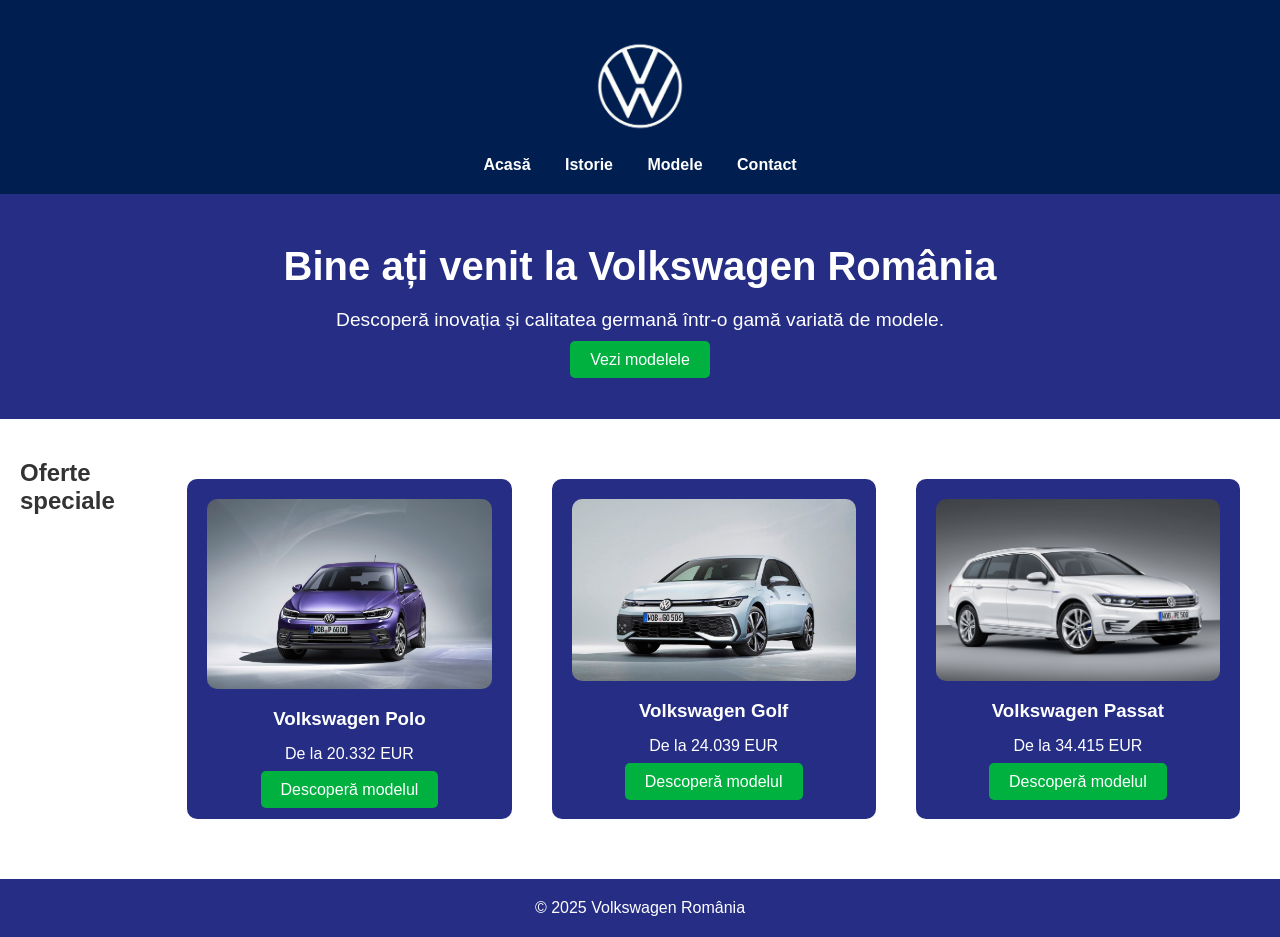
<file: index.html>
<!DOCTYPE html>
<html>
<head>
    <meta charset="UTF-8">
    <meta name="viewport" content="width=device-width, initial-scale=1.0">
    <title>Volkswagen România</title>
    <link rel="stylesheet" href="css/style.css">
</head>
<body>	
    <header>
        <div class="logo">
            <img src="img/originallogo.avif" alt="Volkswagen Logo">
        </div>
        <nav>
            <ul>
                <li><a href="index.html">Acasă</a></li>
                <li><a href="istorie.html">Istorie</a></li>
                <li><a href="modele.html">Modele</a></li>
                <li><a href="contact.html">Contact</a></li>
            </ul>
        </nav>
    </header>
    <main>
        <section class="hero">
            <h1>Bine ați venit la Volkswagen România</h1>
            <p>Descoperă inovația și calitatea germană într-o gamă variată de modele.</p>
            <a href="modele.html" class="btn-primary">Vezi modelele</a>
        </section>
        <section class="oferta">
            <h2>Oferte speciale</h2>
            
			<div class="card">
                <img src="img/polo.jpg" alt="Volkswagen Polo">
                <h3>Volkswagen Polo</h3>
                <p>De la 20.332 EUR</p>
				<br>
                <a href="modele.html" class="btn-secondary">Descoperă modelul</a>
            </div>
			
            <div class="card">
                <img src="img/golf.jpg" alt="Volkswagen Golf">
                <h3>Volkswagen Golf</h3>
                <p>De la 24.039 EUR</p>
				<br>
                <a href="modele.html" class="btn-secondary">Descoperă modelul</a>
            </div>
			
			<div class="card">
                <img src="img/passat.jpg" alt="Volkswagen Passat">
                <h3>Volkswagen Passat</h3>
                <p>De la 34.415 EUR</p>
				<br>
                <a href="modele.html" class="btn-secondary">Descoperă modelul</a>
            </div>
        </section>
    </main>
    <footer>
        <p>&copy; 2025 Volkswagen România</p>
    </footer>
</body>
</html>
</file>
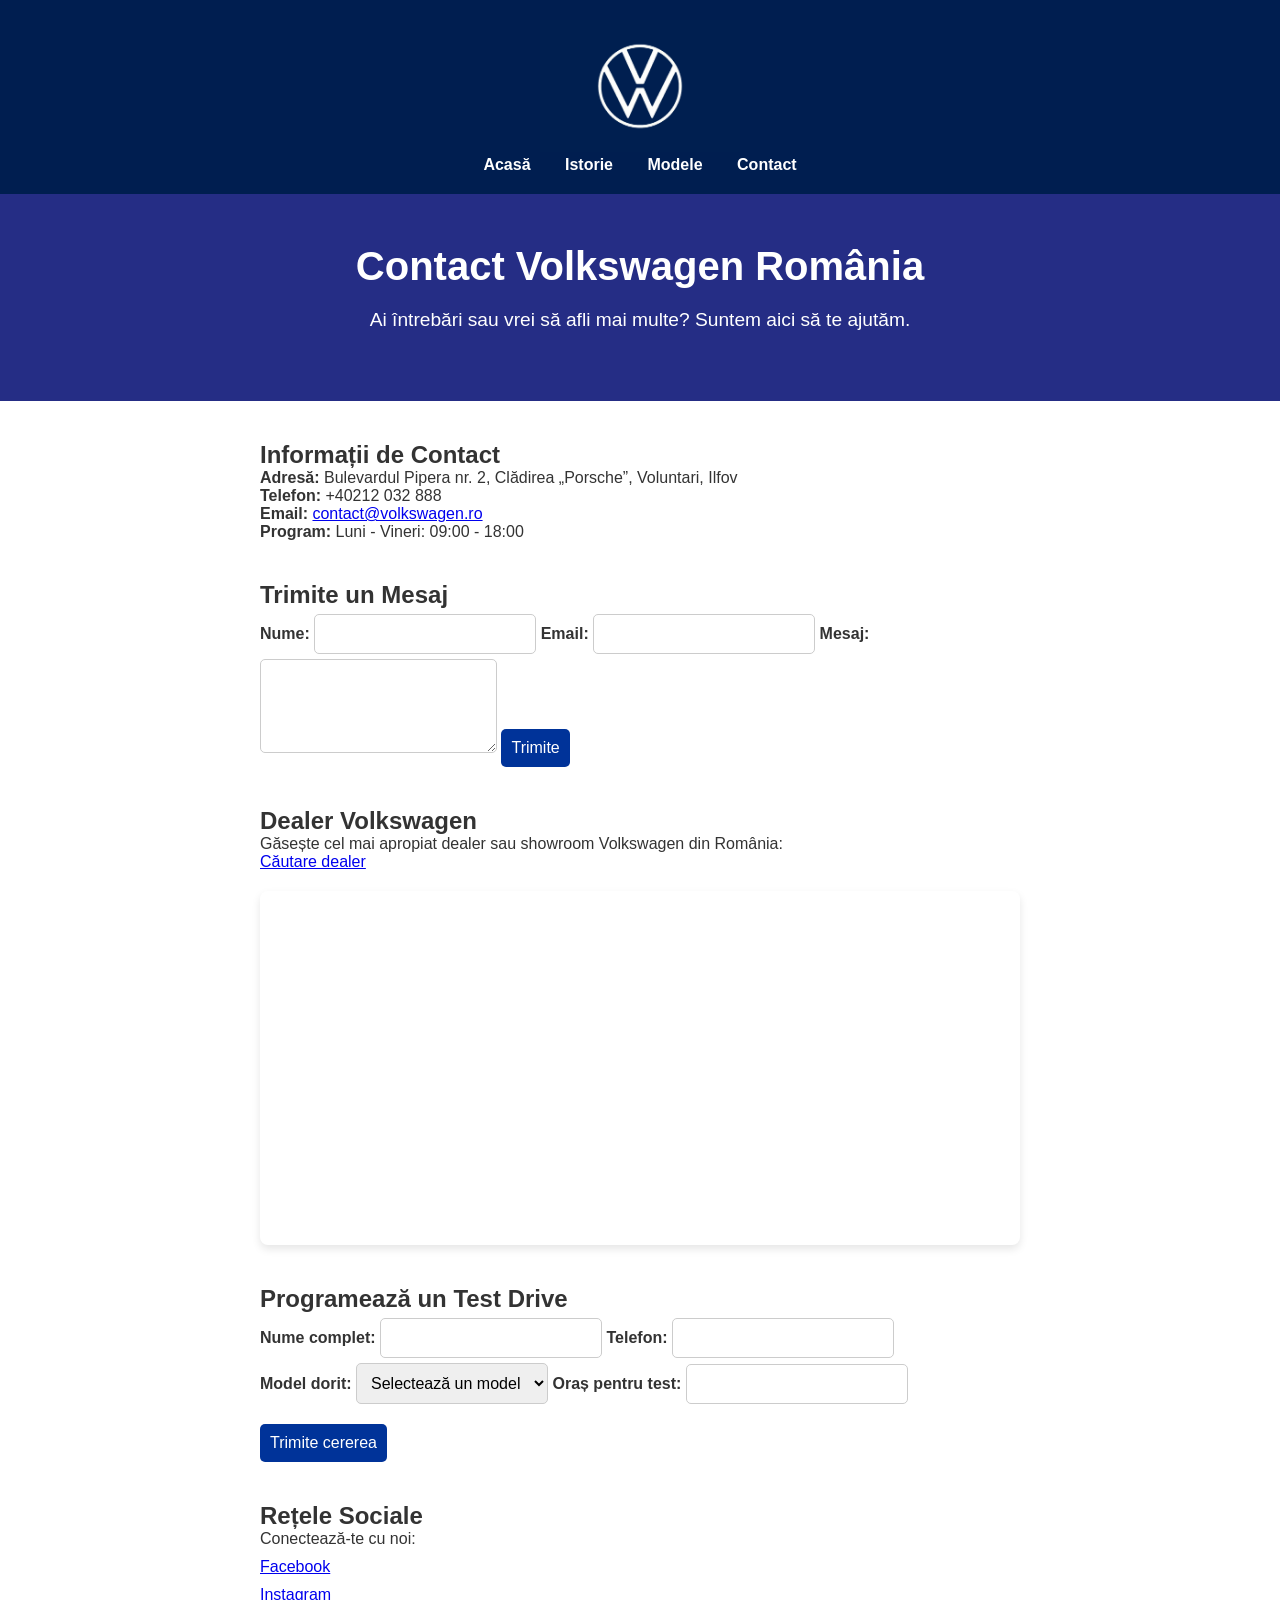
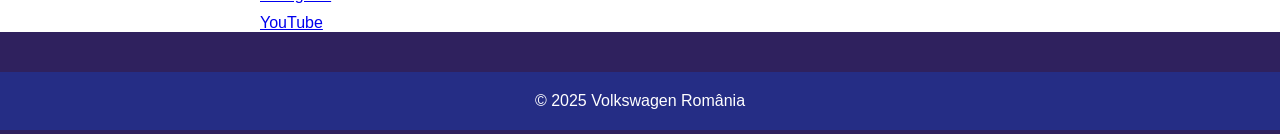
<file: contact.html>
<!DOCTYPE html>
<html lang="ro">
<head>
    <meta charset="UTF-8">
    <meta name="viewport" content="width=device-width, initial-scale=1.0">
    <title>Contact Volkswagen România</title>
    <link rel="stylesheet" href="css/style.css">
</head>
<body>
    <header>
        <div class="logo">
            <a href="index.html"><img src="img/originallogo.avif" alt="Volkswagen Logo"></a>
        </div>
        <nav>
            <ul>
                <li><a href="index.html">Acasă</a></li>
                <li><a href="istorie.html">Istorie</a></li>
                <li><a href="modele.html">Modele</a></li>
                <li><a href="contact.html">Contact</a></li>
            </ul>
        </nav>
    </header>

    <main>
        <section class="hero">
            <h1>Contact Volkswagen România</h1>
            <p>Ai întrebări sau vrei să afli mai multe? Suntem aici să te ajutăm.</p>
        </section>

        <section class="contact-info">
            <h2>Informații de Contact</h2>
            <p><strong>Adresă:</strong> Bulevardul Pipera nr. 2, Clădirea „Porsche”, Voluntari, Ilfov</p>
            <p><strong>Telefon:</strong> +40212 032 888</p>
            <p><strong>Email:</strong> <a href="mailto:contact@volkswagen.ro">contact@volkswagen.ro</a></p>
            <p><strong>Program:</strong> Luni - Vineri: 09:00 - 18:00</p>
        </section>

        <section class="contact-form">
            <h2>Trimite un Mesaj</h2>
            <form action="submit_form.php" method="POST">
                <label for="name">Nume:</label>
                <input type="text" id="name" name="name" required>

                <label for="email">Email:</label>
                <input type="email" id="email" name="email" required>

                <label for="message">Mesaj:</label>
                <textarea id="message" name="message" rows="4" required></textarea>

                <button type="submit">Trimite</button>
            </form>
        </section>

        <section class="dealer-locator">
            <h2>Dealer Volkswagen</h2>
            <p>Găsește cel mai apropiat dealer sau showroom Volkswagen din România:</p>
            <a href="https://www.volkswagen.ro/contact-1/contact-1" target="_blank">Căutare dealer</a>

            <div class="map-container">
                <iframe 
                    src="https://www.google.com/maps/embed?pb=!1m18!1m12!1m3!1d2848.7013718578925!2d26.116780315402876!3d44.50056627910116!2m3!1f0!2f0!3f0!3m2!1i1024!2i768!4f13.1!3m3!1m2!1s0x40b1ffb9a5edaffd%3A0x24a4534e2f2a6613!2sVolkswagen%20Romania!5e0!3m2!1sro!2sro!4v1681234567890!5m2!1sro!2sro" 
                    width="100%" height="350" style="border:0;" allowfullscreen="" loading="lazy">
                </iframe>
            </div>
        </section>

        <section class="test-drive">
            <h2>Programează un Test Drive</h2>
            <form action="submit_testdrive.php" method="POST">
                <label for="nume">Nume complet:</label>
                <input type="text" id="nume" name="nume" required>

                <label for="telefon">Telefon:</label>
                <input type="tel" id="telefon" name="telefon" required> <br>

                <label for="model">Model dorit:</label>
                <select id="model" name="model" required>
                    <option value="">Selectează un model</option>
                    <option value="Polo">Polo</option>
                    <option value="Golf">Golf</option>
                    <option value="Passat">Passat</option>
                    <option value="Tiguan">Tiguan</option>
                    <option value="Taigo">Taigo</option>
					<option value="Tayron">Tayron</option>
                </select>

                <label for="oras">Oraș pentru test:</label>
                <input type="text" id="oras" name="oras" required>

                <button type="submit">Trimite cererea</button>
            </form>
        </section>

        <section class="social-media">
            <h2>Rețele Sociale</h2>
            <p>Conectează-te cu noi:</p>
            <ul>
                <li><a href="https://www.facebook.com/VolkswagenRomania" target="_blank">Facebook</a></li>
                <li><a href="https://www.instagram.com/volkswagenromania" target="_blank">Instagram</a></li>
                <li><a href="https://www.youtube.com/user/VolkswagenRomania" target="_blank">YouTube</a></li>
            </ul>
        </section>
    </main>

    <footer>
        <p>&copy; 2025 Volkswagen România</p>
    </footer>
</body>
</html>
</file>
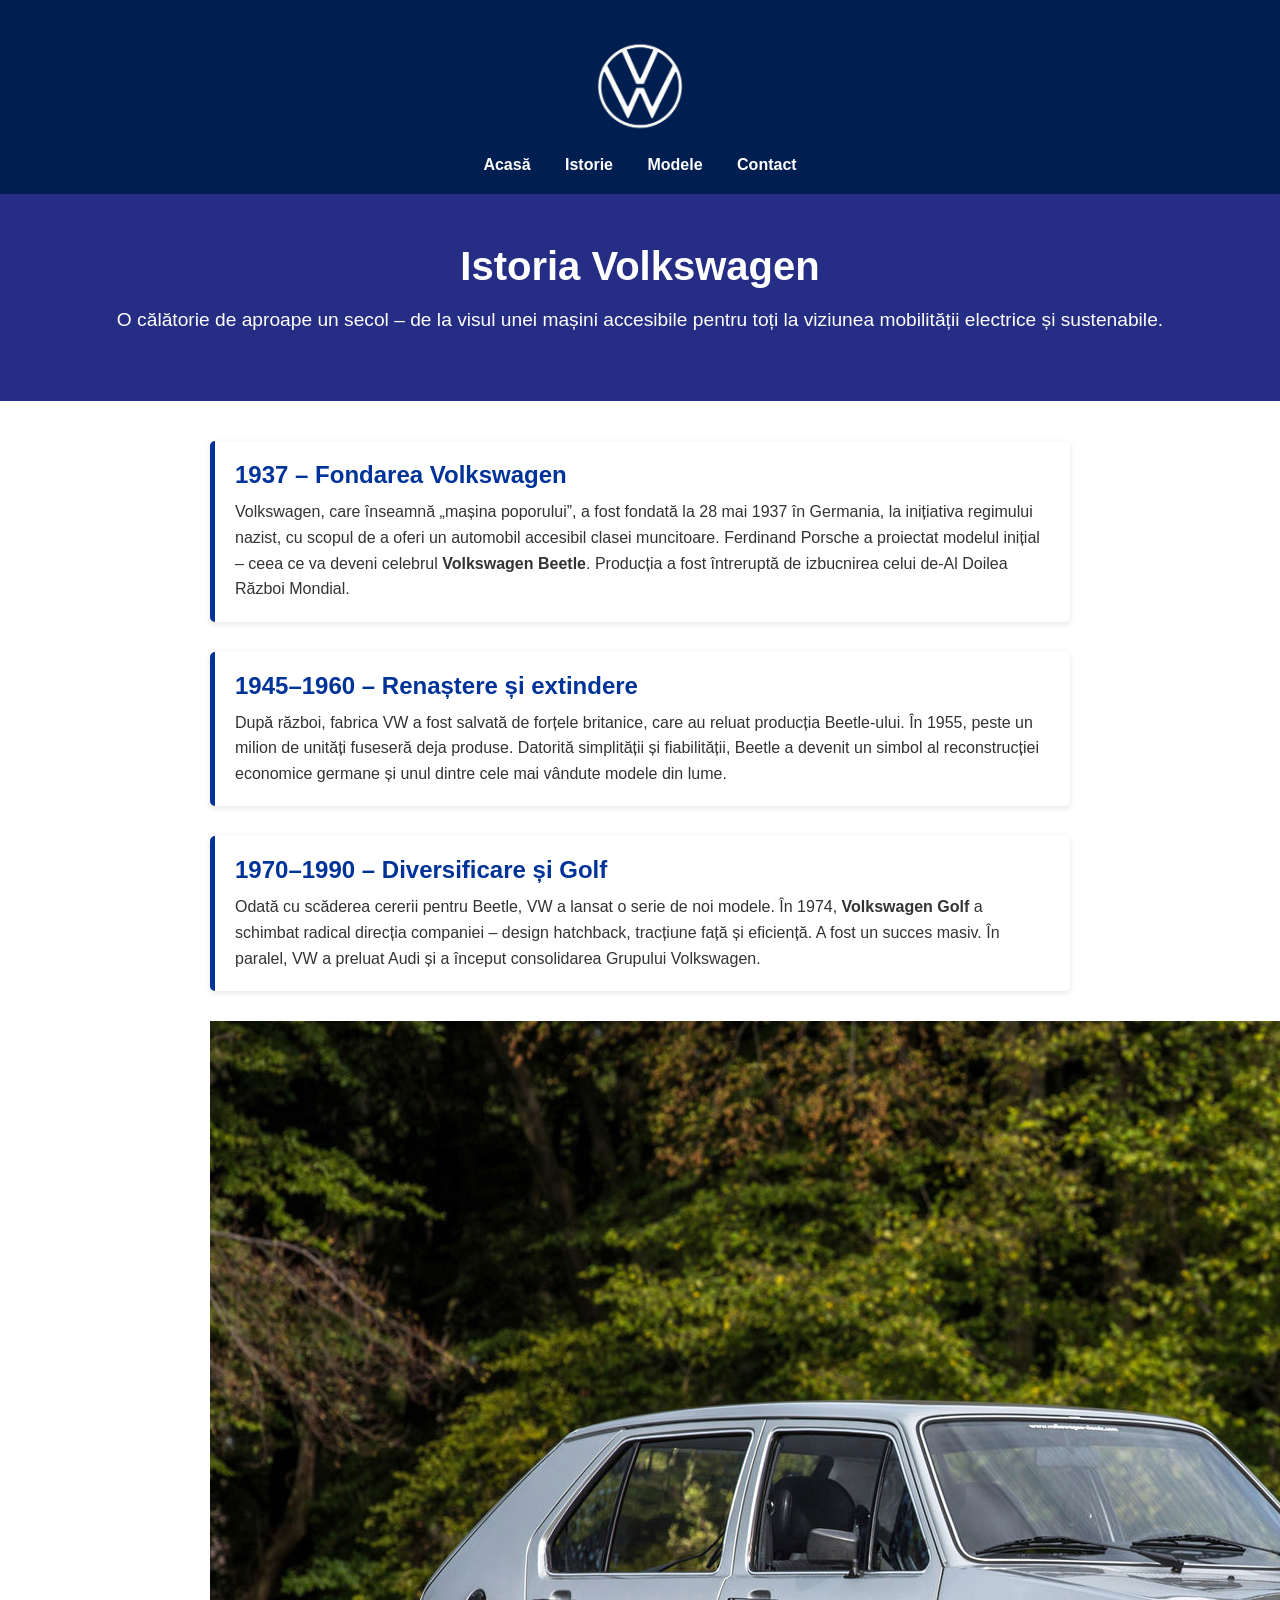
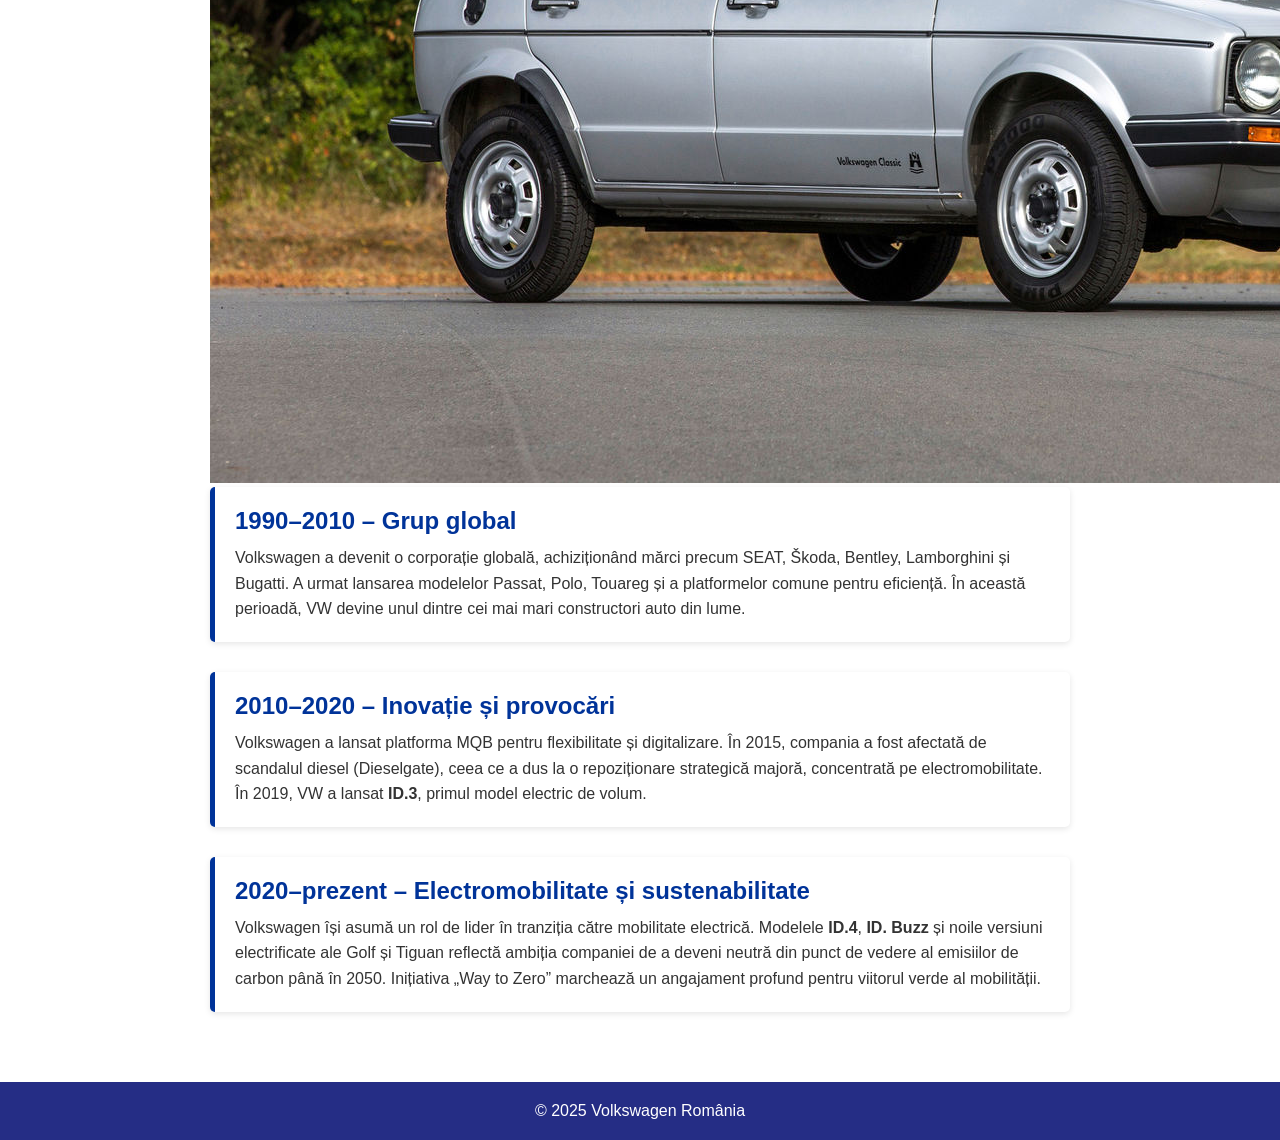
<file: istorie.html>
<!DOCTYPE html>
<html>
<head>
    <meta charset="UTF-8">
    <title>Istoria Volkswagen</title>
    <link rel="stylesheet" href="css/style.css">
</head>
<body>
    <header>
        <div class="logo">
            <a href="index.html"><img src="img/originallogo.avif" alt="Volkswagen Logo"></a>
        </div>
        <nav>
            <ul>
                <li><a href="index.html">Acasă</a></li>
                <li><a href="istorie.html">Istorie</a></li>
                <li><a href="modele.html">Modele</a></li>
                <li><a href="contact.html">Contact</a></li>
            </ul>
        </nav>
    </header>

    <main>
        <section class="hero">
            <h1>Istoria Volkswagen</h1>
            <p>O călătorie de aproape un secol – de la visul unei mașini accesibile pentru toți la viziunea mobilității electrice și sustenabile.</p>
        </section>

        <section class="timeline">
            <div class="event">
                <h2>1937 – Fondarea Volkswagen</h2>
                <p>Volkswagen, care înseamnă „mașina poporului”, a fost fondată la 28 mai 1937 în Germania, la inițiativa regimului nazist, cu scopul de a oferi un automobil accesibil clasei muncitoare. Ferdinand Porsche a proiectat modelul inițial – ceea ce va deveni celebrul <strong>Volkswagen Beetle</strong>. Producția a fost întreruptă de izbucnirea celui de-Al Doilea Război Mondial.</p>
            </div>

            <div class="event">
                <h2>1945–1960 – Renaștere și extindere</h2>
                <p>După război, fabrica VW a fost salvată de forțele britanice, care au reluat producția Beetle-ului. În 1955, peste un milion de unități fuseseră deja produse. Datorită simplității și fiabilității, Beetle a devenit un simbol al reconstrucției economice germane și unul dintre cele mai vândute modele din lume.</p>
            </div>

            <div class="event">
                <h2>1970–1990 – Diversificare și Golf</h2>
                <p>Odată cu scăderea cererii pentru Beetle, VW a lansat o serie de noi modele. În 1974, <strong>Volkswagen Golf</strong> a schimbat radical direcția companiei – design hatchback, tracțiune față și eficiență. A fost un succes masiv. În paralel, VW a preluat Audi și a început consolidarea Grupului Volkswagen.</p>
            </div>
			<img src="img/1974.jpg" alt="Volkswagen Logo">

            <div class="event">
                <h2>1990–2010 – Grup global</h2>
                <p>Volkswagen a devenit o corporație globală, achiziționând mărci precum SEAT, Škoda, Bentley, Lamborghini și Bugatti. A urmat lansarea modelelor Passat, Polo, Touareg și a platformelor comune pentru eficiență. În această perioadă, VW devine unul dintre cei mai mari constructori auto din lume.</p>
            </div>

            <div class="event">
                <h2>2010–2020 – Inovație și provocări</h2>
                <p>Volkswagen a lansat platforma MQB pentru flexibilitate și digitalizare. În 2015, compania a fost afectată de scandalul diesel (Dieselgate), ceea ce a dus la o repoziționare strategică majoră, concentrată pe electromobilitate. În 2019, VW a lansat <strong>ID.3</strong>, primul model electric de volum.</p>
            </div>

            <div class="event">
                <h2>2020–prezent – Electromobilitate și sustenabilitate</h2>
                <p>Volkswagen își asumă un rol de lider în tranziția către mobilitate electrică. Modelele <strong>ID.4</strong>, <strong>ID. Buzz</strong> și noile versiuni electrificate ale Golf și Tiguan reflectă ambiția companiei de a deveni neutră din punct de vedere al emisiilor de carbon până în 2050. Inițiativa „Way to Zero” marchează un angajament profund pentru viitorul verde al mobilității.</p>
            </div>
        </section>
    </main>

    <footer>
        <p>&copy; 2025 Volkswagen România</p>
    </footer>
</body>
</html>
</file>
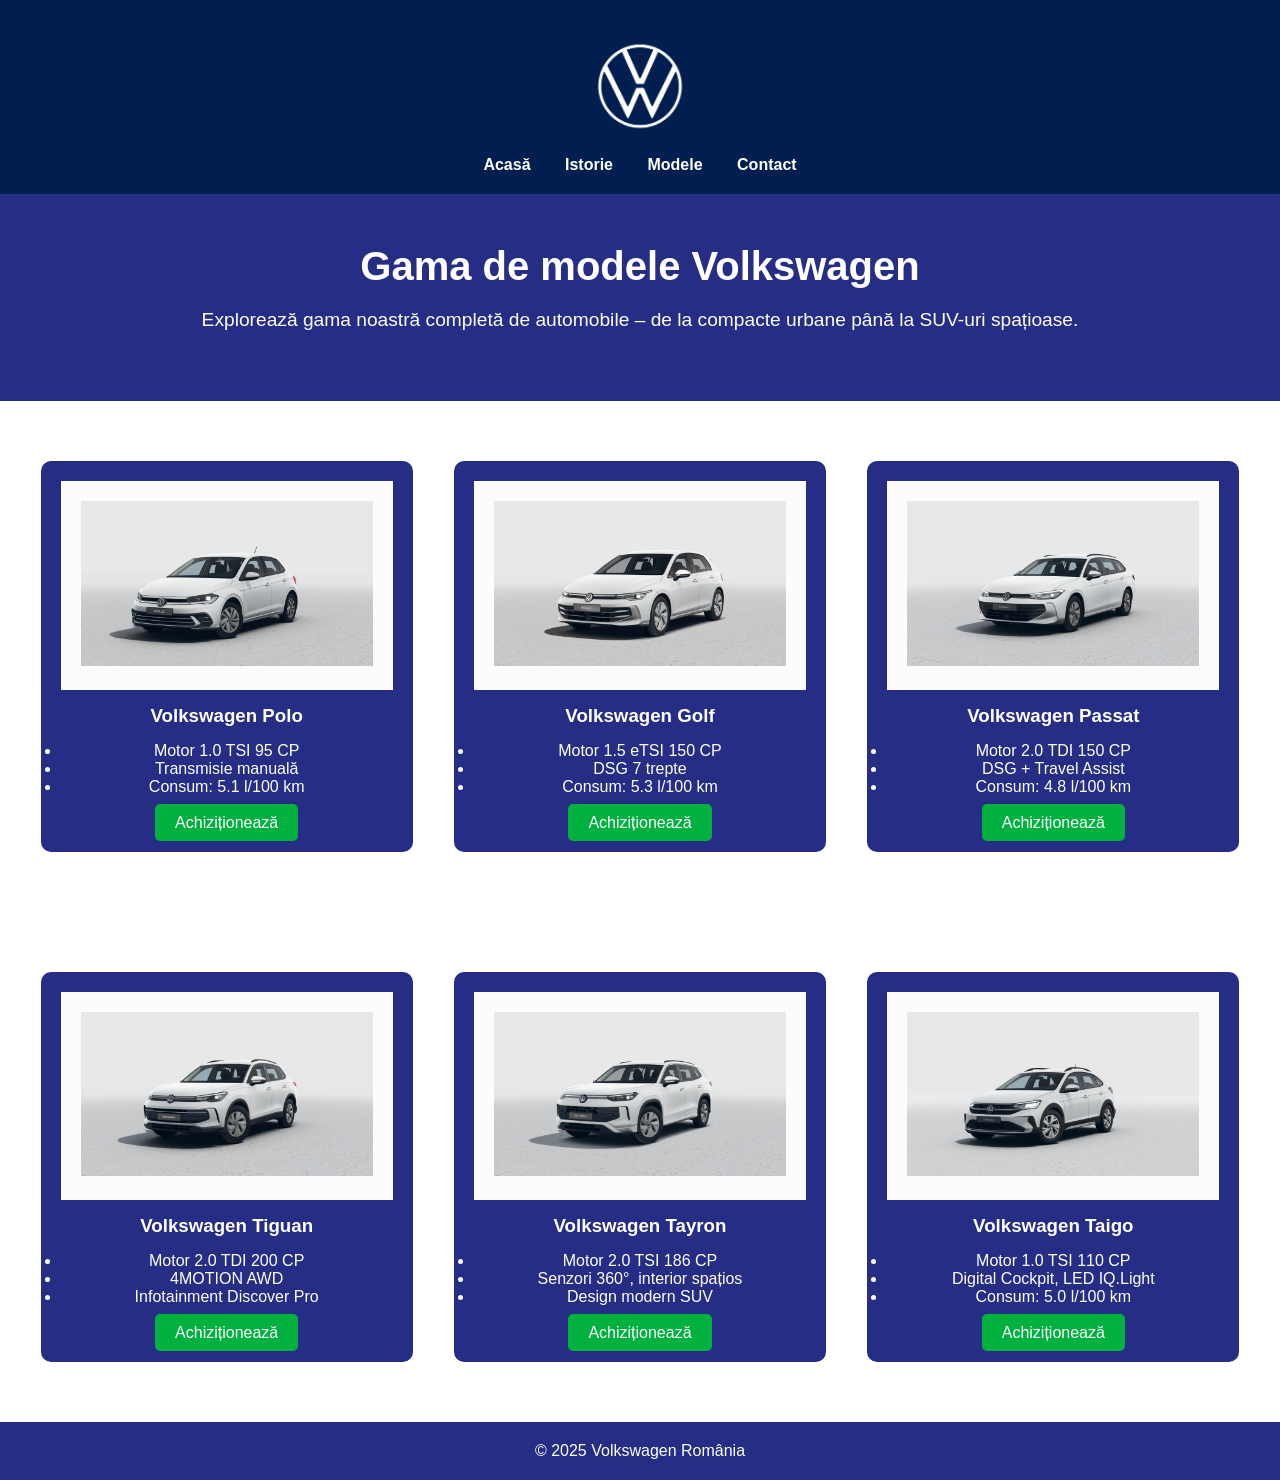
<file: modele.html>
<!DOCTYPE html>
<html lang="ro">
<head>
    <meta charset="UTF-8">
    <meta name="viewport" content="width=device-width, initial-scale=1.0">
    <title>Modele Volkswagen</title>
    <link rel="stylesheet" href="css/style.css">
</head>
<body>
    <header>
        <div class="logo">
            <a href="index.html"><img src="img/originallogo.avif" alt="Volkswagen Logo"></a>
        </div>
        <nav>
            <ul>
                <li><a href="index.html">Acasă</a></li>
                <li><a href="istorie.html">Istorie</a></li>
                <li><a href="modele.html">Modele</a></li>
                <li><a href="contact.html">Contact</a></li>
            </ul>
        </nav>
    </header>

    <main>
        <section class="hero">
            <h1>Gama de modele Volkswagen</h1>
            <p>Explorează gama noastră completă de automobile – de la compacte urbane până la SUV-uri spațioase.</p>
        </section>

        
		<section class="oferta">
            <div class="card">
                
				<div class="scroll-container">
				  <img src="img/polo1.jpg" >
				  <img src="img/polo2.jpg" >
				  <img src="img/polo3.jpg" >
				</div>
				
                <h3>Volkswagen Polo</h3>
                <ul>
                    <li>Motor 1.0 TSI 95 CP</li>
                    <li>Transmisie manuală</li>
                    <li>Consum: 5.1 l/100 km</li>
                </ul>
				<br>
                <a href="#" class="btn-secondary">Achiziționează</a>
            </div>

            <div class="card">
                
				<div class="scroll-container">
				  <img src="img/golf1.jpg" >
				  <img src="img/golf2.jpg" >
				  <img src="img/golf3.jpg" >
				</div>
				
                <h3>Volkswagen Golf</h3>
                <ul>
                    <li>Motor 1.5 eTSI 150 CP</li>
                    <li>DSG 7 trepte</li>
                    <li>Consum: 5.3 l/100 km</li>
                </ul>
				<br>
                <a href="#" class="btn-secondary">Achiziționează</a>
            </div>

            <div class="card">
				
				<div class="scroll-container">
				  <img src="img/passat1.jpg" >
				  <img src="img/passat2.jpg" >
				  <img src="img/passat3.jpg" >
				</div>
				
				<h3>Volkswagen Passat</h3>
                <ul>
                    <li>Motor 2.0 TDI 150 CP</li>
                    <li>DSG + Travel Assist</li>
                    <li>Consum: 4.8 l/100 km</li>
                </ul>
				<br>
                <a href="#" class="btn-secondary">Achiziționează</a>
            </div>
		</section>
        
		<section class="oferta">
            <div class="card">
                
				<div class="scroll-container">
				  <img src="img/tiguan1.jpg" >
				  <img src="img/tiguan2.jpg" >
				  <img src="img/tiguan3.jpg" >
				</div>
				
                <h3>Volkswagen Tiguan</h3>
                <ul>
                    <li>Motor 2.0 TDI 200 CP</li>
                    <li>4MOTION AWD</li>
                    <li>Infotainment Discover Pro</li>
                </ul>
				<br>
                <a href="#" class="btn-secondary">Achiziționează</a>
            </div>

            <div class="card">
                
				<div class="scroll-container">
				  <img src="img/tayron1.jpg" >
				  <img src="img/tayron2.jpg" >
				  <img src="img/tayron3.jpg" >
				</div>
				
                <h3>Volkswagen Tayron</h3>
                <ul>
                    <li>Motor 2.0 TSI 186 CP</li>
                    <li>Senzori 360°, interior spațios</li>
                    <li>Design modern SUV</li>
                </ul>
				<br>
                <a href="#" class="btn-secondary">Achiziționează</a>
            </div>

            <div class="card">
                
				<div class="scroll-container">
				  <img src="img/taigo1.jpg" >
				  <img src="img/taigo2.jpg" >
				  <img src="img/taigo3.jpg" >
				</div>
				
                <h3>Volkswagen Taigo</h3>
                <ul>
                    <li>Motor 1.0 TSI 110 CP</li>
                    <li>Digital Cockpit, LED IQ.Light</li>
                    <li>Consum: 5.0 l/100 km</li>
                </ul>
				<br>
                <a href="#" class="btn-secondary">Achiziționează</a>
            </div>
		
        </section>
		
    </main>

    <footer>
        <p>&copy; 2025 Volkswagen România</p>
    </footer>
</body>
</html>
</file>
<file: css/style.css>
/* Resetare stiluri implicite */
* {
    margin: 0;
    padding: 0;
    box-sizing: border-box;
}

/* Stiluri generale */
body {
    font-family: 'VAG Rounded', sans-serif;
    background-color: #2f215e;
    color: #333;
}

/* Header */
header {
    background-color: #001E50;
    padding: 20px;
    text-align: center;
	color:#ffffff;
}

header .logo img {
    width: 200px;
}

nav ul {
    list-style: none;
    padding: 0;
}

nav ul li {
    display: inline;
    margin: 0 15px;
}

nav ul li a {
    color: white;
    text-decoration: none;
    font-weight: bold;
}

/* Hero Section */
.hero {
    background-color: #252d85;
    color: white;
    text-align: center;
    padding: 50px 20px;
}

.hero h1 {
    font-size: 2.5rem;
}

.hero p {
    font-size: 1.2rem;
    margin: 20px 0;
}

.hero .btn-primary {
    background-color: #00b140;
    color: white;
    padding: 10px 20px;
    text-decoration: none;
    border-radius: 5px;
}

.hero .btn-primary:hover {
    background-color: #008c2e;
}

/* Oferta Section */
.oferta {
    display: flex;
    justify-content: space-around;
    padding: 40px 20px;
    background-color: #ffffff;
}

.card {
    background-color: #252d85;
    color: white;
    width: 30%;
    text-align: center;
    padding: 20px;
	margin: 20px;
    border-radius: 10px;
}

.card img {
    width: 100%;
    border-radius: 10px;
}

.card h3 {
    margin: 15px 0;
}

.card .btn-secondary {
    background-color: #00b140;
    color: white;
    padding: 10px 20px;
    text-decoration: none;
    border-radius: 5px;
}

.card .btn-secondary:hover {
    background-color: #008c2e;
}

/* Footer */
footer {
    background-color: #252d85;
    color: white;
    text-align: center;
    padding: 20px;
}

/*  SCROLL  */

div.scroll-container {
  background-color: #fcfcfc;
  overflow: auto;
  white-space: nowrap;
  padding: 10px;
}

div.scroll-container img {
  padding: 10px;
}

/* ISTORIA */

.timeline {
    padding: 40px 20px;
    max-width: 900px;
    margin: 0 auto;
}

.event {
    background-color: #ffffff;
    border-left: 5px solid #003399;
    padding: 20px;
    margin-bottom: 30px;
    border-radius: 5px;
    box-shadow: 0 2px 6px rgba(0,0,0,0.1);
}

.event h2 {
    color: #003399;
    margin-bottom: 10px;
}

.event p {
    font-size: 1rem;
    line-height: 1.6;
}

/* CONTACT */

main {
	background-color: #ffffff;
}

.map-container {
    margin-top: 20px;
    border-radius: 8px;
    overflow: hidden;
    box-shadow: 0 4px 8px rgba(0,0,0,0.1);
}

.test-drive, .dealer-locator, .social-media, .contact-form, .contact-info {
    margin: 40px auto;
    max-width: 800px;
    padding: 0 20px;
}

.test-drive label, .contact-form label {
    margin-top: 10px;
    font-weight: bold;
}

.test-drive input, .test-drive select, .contact-form input, .contact-form textarea {
    padding: 10px;
    margin-top: 5px;
    font-size: 1rem;
    border: 1px solid #ccc;
    border-radius: 5px;
}

.test-drive button, .contact-form button {
    margin-top: 20px;
    padding: 10px;
    font-size: 1rem;
    background-color: #003399;
    color: white;
    border: none;
    border-radius: 5px;
    cursor: pointer;
}

.test-drive button:hover, .contact-form button:hover {
    background-color: #0056b3;
}

.social-media ul {
    list-style: none;
    padding: 0;
}

.social-media li {
    margin: 10px 0;
}
</file>
